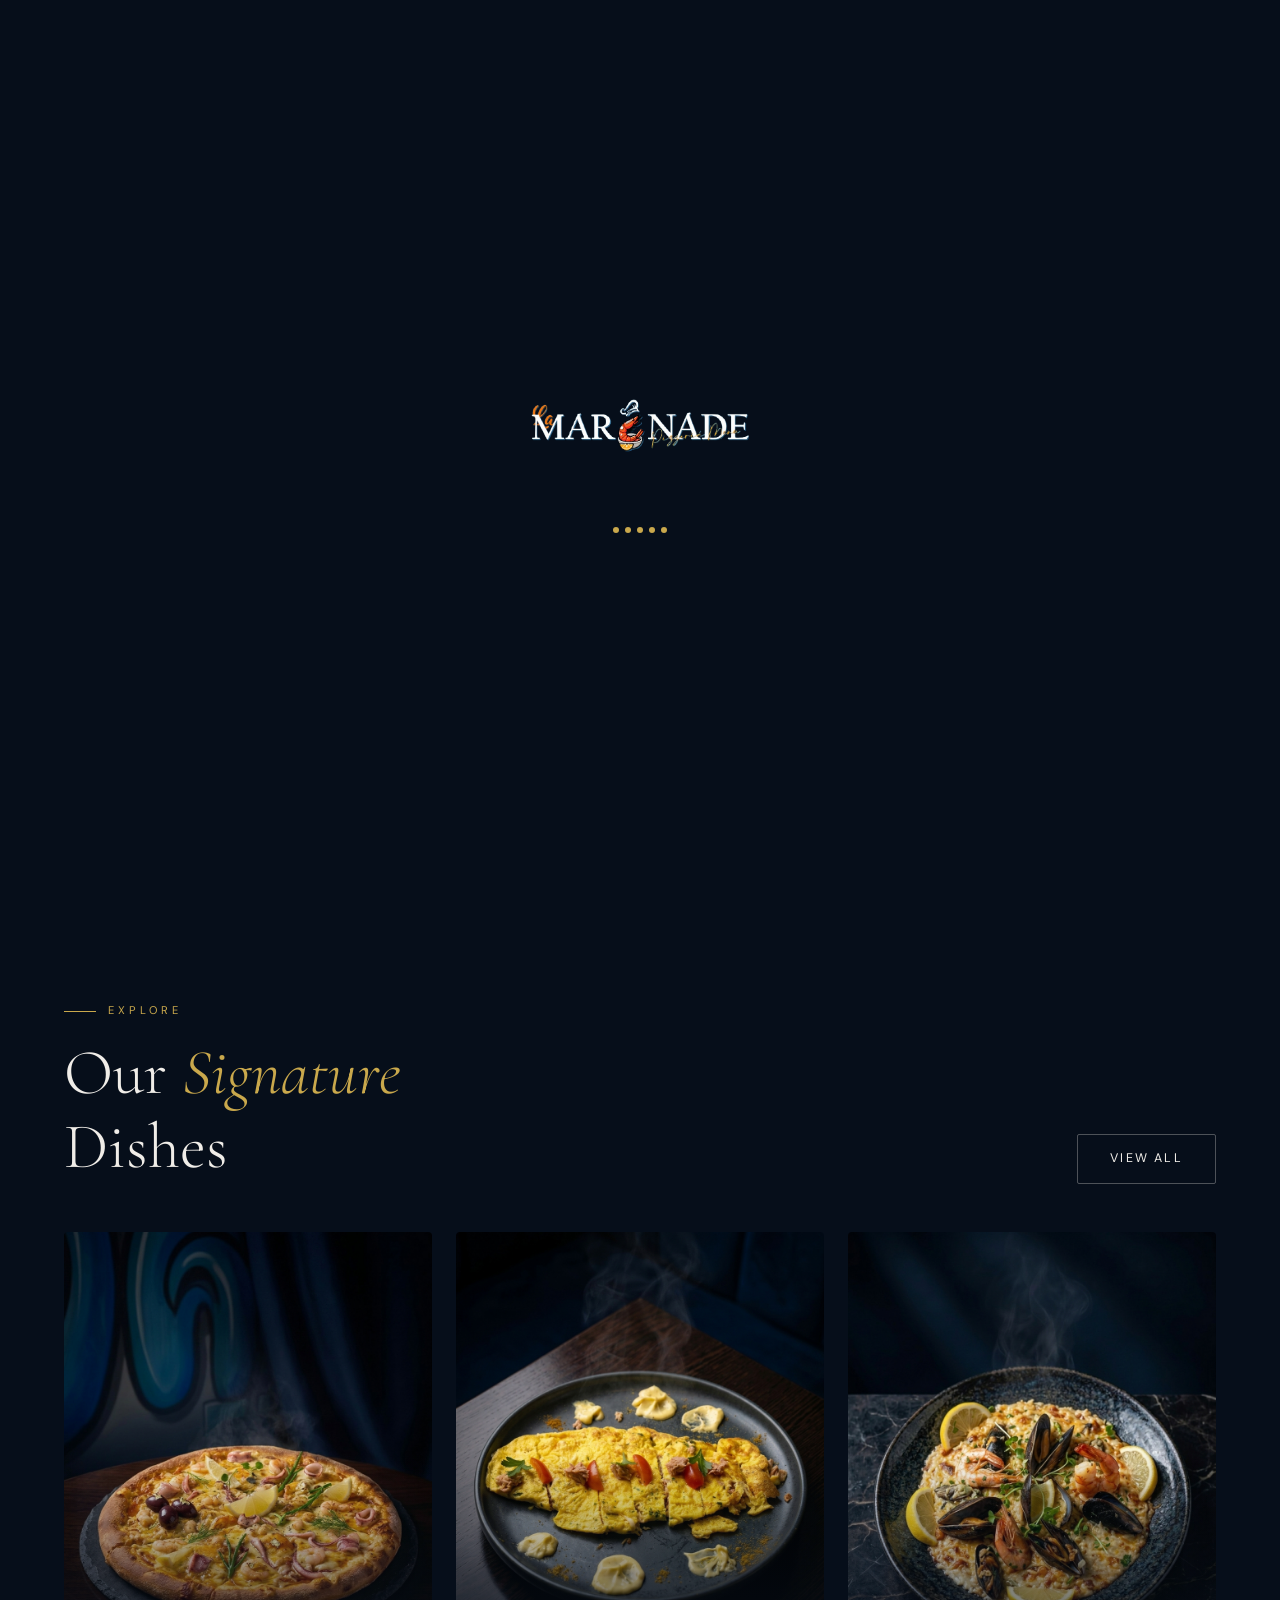
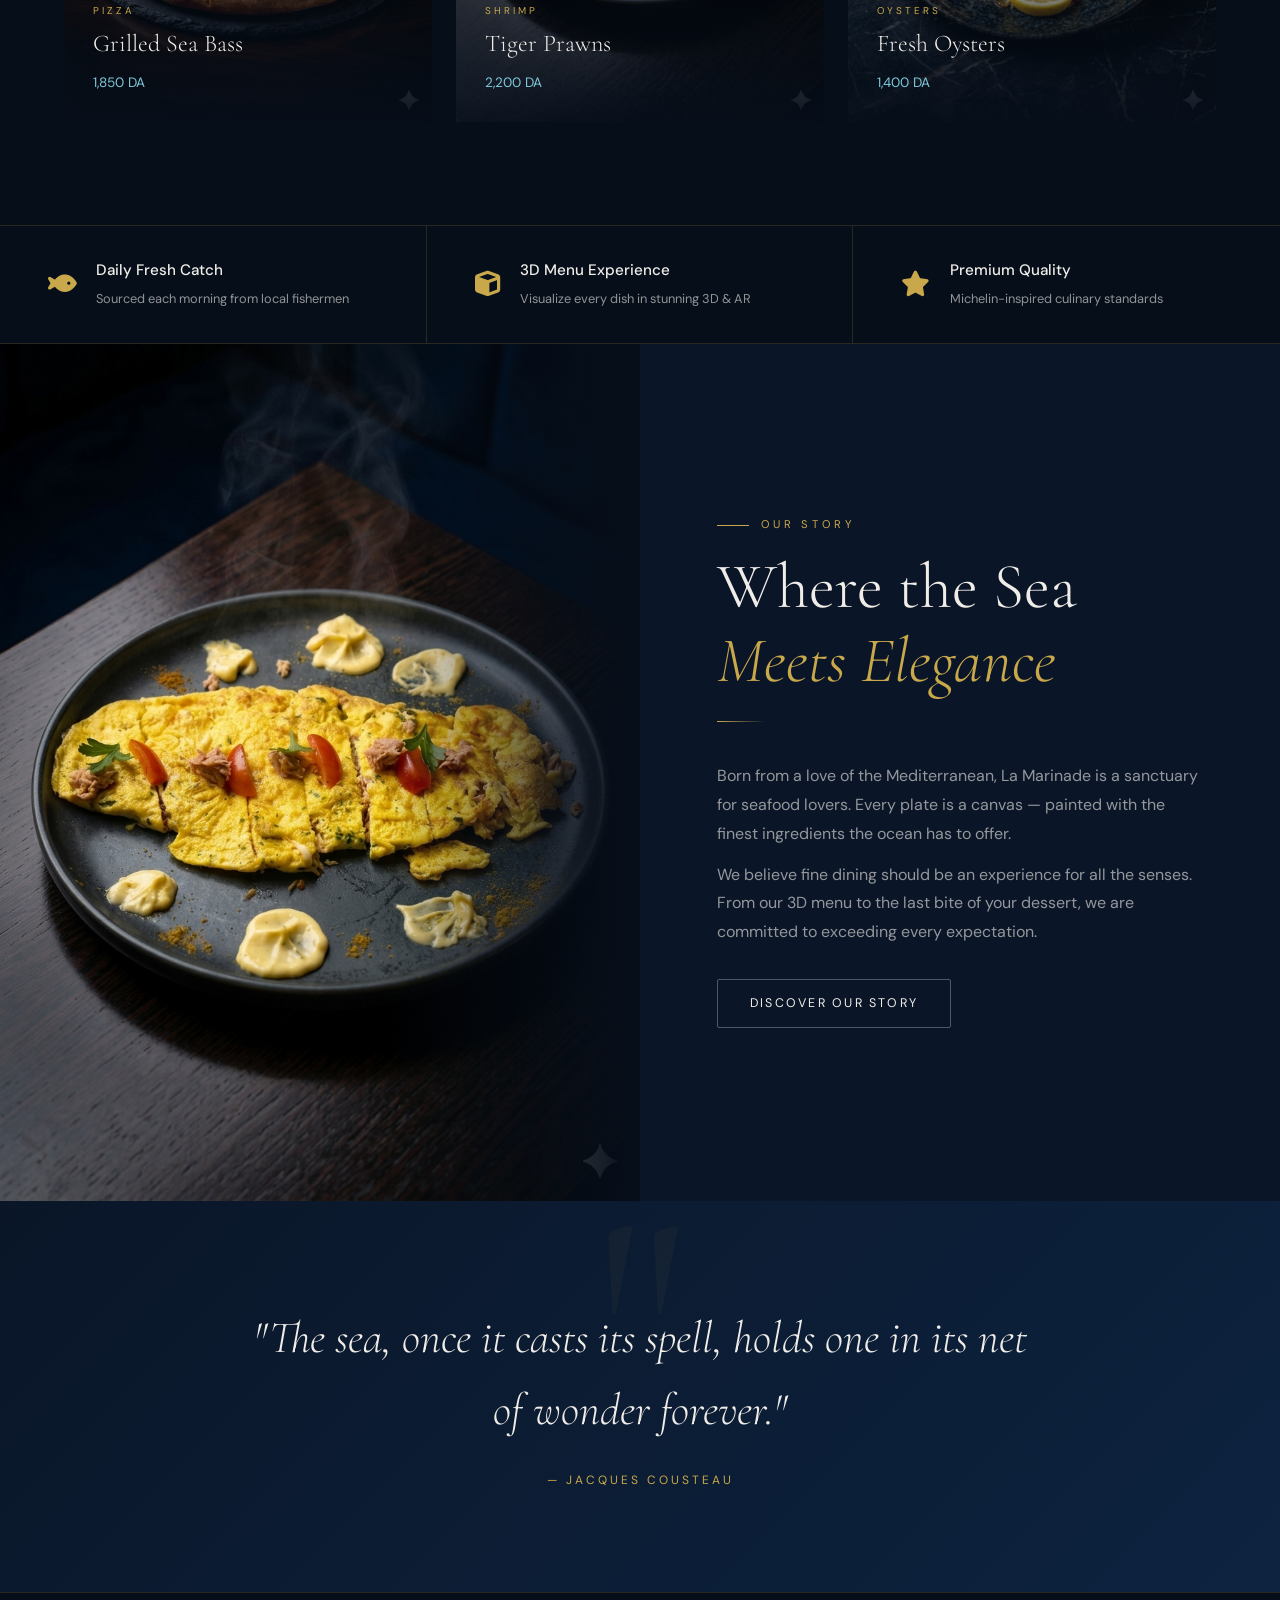
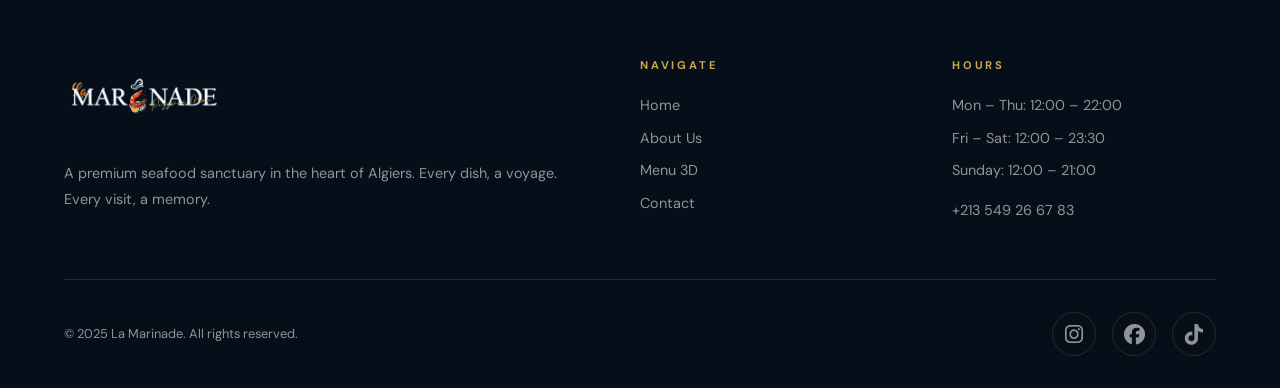
<file: index.html>
<!doctype html>
<html lang="en">
<head>
  <meta charset="UTF-8"/>
  <meta name="viewport" content="width=device-width, initial-scale=1.0"/>
  <title>La Marinade — Luxury Seafood Restaurant</title>
  <meta name="description" content="La Marinade is a premium seafood restaurant offering an immersive fine dining experience inspired by the depths of the ocean."/>
  <link rel="preconnect" href="https://fonts.googleapis.com"/>
  <link rel="preconnect" href="https://fonts.gstatic.com" crossorigin/>
  <link href="https://fonts.googleapis.com/css2?family=Cormorant+Garamond:ital,wght@0,300;0,400;0,600;1,300;1,400&family=DM+Sans:wght@300;400;500&display=swap" rel="stylesheet"/>
  <link rel="stylesheet" href="https://cdnjs.cloudflare.com/ajax/libs/font-awesome/6.4.0/css/all.min.css"/>
  <link rel="stylesheet" href="assets/css/marinade.css"/>
  <link rel="icon" type="image/png" href="assets/img/T.png">
  <style>
    /* ===== HERO ===== */
    .hero {
      position: relative;
      height: 100vh;
      min-height: 600px;
      display: flex;
      align-items: center;
      justify-content: center;
      overflow: hidden;
    }
    .hero-bg {
      position: absolute;
      inset: 0;
      background: linear-gradient(135deg, var(--ocean-dark) 0%, var(--ocean-mid) 50%, var(--ocean-deep) 100%);
    }
    .hero-bg::after {
      content: '';
      position: absolute;
      inset: 0;
      background: radial-gradient(circle at top right, rgba(201, 168, 76, 0.08) 0%, transparent 50%),
                  radial-gradient(circle at bottom left, rgba(74, 144, 165, 0.1) 0%, transparent 50%);
    }
    .hero-content {
      position: relative;
      z-index: 2;
      text-align: center;
      padding: 0 1.5rem;
      max-width: 900px;
    }
    .hero-eyebrow {
      font-size: 0.7rem;
      letter-spacing: 0.4em;
      text-transform: uppercase;
      color: var(--gold);
      margin-bottom: 1.5rem;
      opacity: 0;
      transform: translateY(20px);
      animation: heroIn 0.9s 0.3s var(--ease) forwards;
    }
    .hero-title {
      font-family: var(--font-serif);
      font-size: clamp(3.5rem, 10vw, 8rem);
      font-weight: 300;
      line-height: 1.05;
      color: var(--off-white);
      opacity: 0;
      transform: translateY(30px);
      animation: heroIn 1s 0.5s var(--ease) forwards;
    }
    .hero-title em {
      font-style: italic;
      color: var(--gold);
    }
    .hero-sub {
      font-size: clamp(0.95rem, 2vw, 1.15rem);
      color: var(--text-muted);
      letter-spacing: 0.05em;
      margin: 1.5rem auto 2.5rem;
      max-width: 480px;
      opacity: 0;
      transform: translateY(20px);
      animation: heroIn 0.9s 0.8s var(--ease) forwards;
    }
    .hero-actions {
      display: flex;
      gap: 1rem;
      justify-content: center;
      flex-wrap: wrap;
      opacity: 0;
      transform: translateY(20px);
      animation: heroIn 0.9s 1.1s var(--ease) forwards;
    }
    @keyframes heroIn {
      to { opacity: 1; transform: translateY(0); }
    }
    .hero-scroll {
      position: absolute;
      bottom: 2.5rem;
      left: 50%;
      transform: translateX(-50%);
      display: flex;
      flex-direction: column;
      align-items: center;
      gap: 0.5rem;
      z-index: 2;
      opacity: 0;
      animation: heroIn 0.9s 1.5s var(--ease) forwards;
    }
    .hero-scroll span {
      font-size: 0.62rem;
      letter-spacing: 0.3em;
      text-transform: uppercase;
      color: var(--text-muted);
    }
    .scroll-line {
      width: 1px;
      height: 50px;
      background: linear-gradient(to bottom, var(--gold), transparent);
      animation: scrollPulse 2s ease-in-out infinite;
    }
    @keyframes scrollPulse {
      0%,100% { transform: scaleY(1); opacity:1; }
      50% { transform: scaleY(0.6); opacity:0.4; }
    }

    /* ===== FEATURES BAR ===== */
    .features-bar {
      display: grid;
      grid-template-columns: repeat(3, 1fr);
      border-top: 1px solid var(--glass-border);
      border-bottom: 1px solid var(--glass-border);
    }
    .feature-item {
      display: flex;
      align-items: center;
      gap: 1.2rem;
      padding: 2rem clamp(1.5rem, 4vw, 3rem);
      border-right: 1px solid var(--glass-border);
      transition: background var(--dur);
    }
    .feature-item:last-child { border-right: none; }
    .feature-item:hover { background: rgba(255,255,255,0.03); }
    .feature-icon {
      font-size: 1.6rem;
      color: var(--gold);
      flex-shrink: 0;
    }
    .feature-text strong {
      display: block;
      font-size: 0.95rem;
      font-weight: 500;
      color: var(--off-white);
      margin-bottom: 0.2rem;
    }
    .feature-text span {
      font-size: 0.8rem;
      color: var(--text-muted);
    }

    /* ===== ABOUT STRIP ===== */
    .about-strip {
      display: grid;
      grid-template-columns: 1fr 1fr;
      gap: 0;
      min-height: 600px;
    }
    .about-strip-img {
      position: relative;
      overflow: hidden;
    }
    .about-strip-img img {
      width: 100%;
      height: 100%;
      object-fit: cover;
      transition: transform 0.8s var(--ease);
    }
    .about-strip-img:hover img { transform: scale(1.04); }
    .about-strip-img::after {
      content: '';
      position: absolute;
      inset: 0;
      background: linear-gradient(to right, transparent 60%, var(--ocean-deep));
    }
    .about-strip-text {
      display: flex;
      flex-direction: column;
      justify-content: center;
      padding: clamp(3rem, 6vw, 6rem);
      background: var(--ocean-dark);
    }

    /* ===== MENU GRID (home cards) ===== */
    .home-menu {
      padding: var(--section-pad) clamp(1.5rem, 5vw, 4rem);
    }
    .home-menu-header {
      display: flex;
      justify-content: space-between;
      align-items: flex-end;
      margin-bottom: 3rem;
    }
    .menu-cards {
      display: grid;
      grid-template-columns: repeat(auto-fill, minmax(280px, 1fr));
      gap: 1.5rem;
    }
    .menu-card {
      position: relative;
      border-radius: 4px;
      overflow: hidden;
      aspect-ratio: 3/4;
      cursor: pointer;
    }
    .menu-card img {
      width: 100%;
      height: 100%;
      object-fit: cover;
      transition: transform 0.6s var(--ease);
    }
    .menu-card:hover img { transform: scale(1.07); }
    .menu-card-overlay {
      position: absolute;
      inset: 0;
      background: linear-gradient(to top, rgba(6,14,26,0.92) 0%, transparent 55%);
      display: flex;
      flex-direction: column;
      justify-content: flex-end;
      padding: 1.8rem;
    }
    .menu-card-tag {
      font-size: 0.62rem;
      letter-spacing: 0.3em;
      text-transform: uppercase;
      color: var(--gold);
      margin-bottom: 0.4rem;
    }
    .menu-card-name {
      font-family: var(--font-serif);
      font-size: 1.5rem;
      font-weight: 300;
      color: var(--off-white);
      margin-bottom: 0.5rem;
    }
    .menu-card-price {
      font-size: 0.85rem;
      color: var(--aqua-light);
    }
    .menu-card-btn {
      position: absolute;
      top: 1.2rem;
      right: 1.2rem;
      width: 40px;
      height: 40px;
      border-radius: 50%;
      background: var(--glass-bg);
      border: 1px solid var(--glass-border);
      backdrop-filter: blur(10px);
      display: flex;
      align-items: center;
      justify-content: center;
      color: var(--gold);
      font-size: 0.85rem;
      transform: scale(0);
      transition: transform 0.3s var(--ease), background var(--dur);
    }
    .menu-card:hover .menu-card-btn { transform: scale(1); }
    .menu-card-btn:hover { background: var(--gold); color: var(--ocean-deep); }

    /* ===== QUOTE ===== */
    .quote-section {
      padding: var(--section-pad) clamp(1.5rem, 5vw, 4rem);
      text-align: center;
      background: linear-gradient(135deg, var(--ocean-dark) 0%, var(--ocean-mid) 100%);
      position: relative;
      overflow: hidden;
    }
    .quote-section::before {
      content: '"';
      position: absolute;
      top: -2rem;
      left: 50%;
      transform: translateX(-50%);
      font-family: var(--font-serif);
      font-size: 20rem;
      color: rgba(201,168,76,0.04);
      line-height: 1;
      pointer-events: none;
    }
    .quote-text {
      font-family: var(--font-serif);
      font-size: clamp(1.6rem, 3.5vw, 2.8rem);
      font-weight: 300;
      font-style: italic;
      color: var(--off-white);
      max-width: 800px;
      margin: 0 auto 1.5rem;
      position: relative;
      z-index: 1;
    }
    .quote-author {
      font-size: 0.75rem;
      letter-spacing: 0.25em;
      text-transform: uppercase;
      color: var(--gold);
    }

    /* ===== RESPONSIVE ===== */
    @media (max-width: 900px) {
      .features-bar { grid-template-columns: 1fr; }
      .feature-item { border-right: none; border-bottom: 1px solid var(--glass-border); }
      .about-strip { grid-template-columns: 1fr; }
      .about-strip-img { height: 320px; }
      .gallery-strip { grid-template-columns: 1fr 1fr; grid-template-rows: 200px 200px 200px; }
      .gallery-strip-item:first-child { grid-row: span 1; grid-column: span 2; }
      .home-menu-header { flex-direction: column; align-items: flex-start; gap: 1rem; }
    }
    @media (max-width: 560px) {
      .gallery-strip { grid-template-columns: 1fr; grid-template-rows: repeat(4, 220px); }
      .gallery-strip-item:first-child { grid-column: span 1; }
    }
  </style>
</head>
<body>

<!-- Scroll Progress -->
<div id="scroll-progress"></div>

<!-- Preloader -->
<div class="lm-preloader" id="preloader">
  <img src="assets/img/x1.png" alt="La Marinade Logo" class="brand-logo">
  <div class="preloader-wave">
    <span></span><span></span><span></span><span></span><span></span>
  </div>
</div>

<!-- Navbar -->
<nav class="lm-nav" id="navbar">
  <a href="index.html" class="nav-logo">
    <img src="assets/img/x1.png" alt="La Marinade">
  </a>
  <ul class="nav-links">
    <li><a href="index.html" class="active">Home</a></li>
    <li><a href="about.html">About</a></li>
    <li><a href="index.html#menu">Menu 3D</a></li>

    <li><a href="contact.html">Contact</a></li>
  </ul>
  <button class="nav-hamburger" id="hamburger" aria-label="Menu">
    <span></span><span></span><span></span>
  </button>
</nav>

<!-- Mobile Menu -->
<div class="mobile-menu" id="mobile-menu">
  <a href="index.html">Home</a>
  <a href="about.html">About</a>
  <a href="index.html#menu">Menu 3D</a>

  <a href="contact.html">Contact</a>
  <div class="mobile-social">
    <a href="https://www.instagram.com/la_marinade.seafood" target="_blank"><i class="fab fa-instagram"></i></a>
    <a href="https://www.facebook.com/people/La-Marinade-Seafood/61570489477941/?ref=PROFILE_EDIT_xav_ig_profile_page_web#" target="_blank"><i class="fab fa-facebook"></i></a>
    <a href="https://www.tiktok.com/@la.marinade_seafood?_r=1&_t=ZN-925AebrUnAc&fbclid=PAZXh0bgNhZW0CMTEAc3J0YwZhcHBfaWQMMjU2MjgxMDQwNTU4AAGnPhN3oi7mdw5uiHWwXKiXOqUtA5Ww52c9yeDWvqcUKmCRTcEwTh-P9Fe3E1E_aem_6cMM0jhsqXGjW3ArKEsfXA" target="_blank"><i class="fab fa-tiktok"></i></a>
  </div>
</div>

<!-- Hero -->
<section class="hero">
  <div class="hero-bg"></div>
  <div class="hero-content">
    <p class="hero-eyebrow">Algiers · Est. 2021</p>
    <h1 class="hero-title">The Ocean<br/>on Your <em>Plate</em></h1>
    <p class="hero-sub">A premium seafood experience where every dish tells the story of the sea — crafted with passion, plated with artistry.</p>
    <div class="hero-actions">
      <a href="index.html#menu" class="btn-primary"><i class="fas fa-utensils"></i> Explore Menu</a>
    </div>
  </div>
  <div class="hero-scroll">
    <div class="scroll-line"></div>
    <span>Scroll</span>
  </div>
</section>

<!-- Menu Cards -->
<section class="home-menu" id="menu">
  <div class="home-menu-header">
    <div>
      <p class="section-label">Explore</p>
      <h2 class="section-title reveal">Our <em>Signature</em><br/>Dishes</h2>
    </div>
    <a href="assets/3DHTML/type1.html" class="btn-outline reveal">View All </a>
  </div>
  <div class="menu-cards">
    <div class="menu-card reveal">
      <img src="assets/img/p1.png" alt="Grilled Sea Bass" loading="lazy"/>
      <div class="menu-card-overlay">
        <span class="menu-card-tag">pizza</span>
        <p class="menu-card-name">Grilled Sea Bass</p>
        <p class="menu-card-price">1,850 DA</p>
      </div>
      <a href="assets/3DHTML/type1.html" class="menu-card-btn"><i class="fas fa-cube"></i></a>
    </div>
    <div class="menu-card reveal reveal-delay-1">
      <img src="assets/img/f1.png" alt="Tiger Prawns" loading="lazy"/>
      <div class="menu-card-overlay">
        <span class="menu-card-tag">Shrimp</span>
        <p class="menu-card-name">Tiger Prawns</p>
        <p class="menu-card-price">2,200 DA</p>
      </div>
      <a href="assets/3DHTML/type1.html" class="menu-card-btn"><i class="fas fa-cube"></i></a>
    </div>
    <div class="menu-card reveal reveal-delay-2">
      <img src="assets/img/m1.png" alt="Fresh Oysters" loading="lazy"/>
      <div class="menu-card-overlay">
        <span class="menu-card-tag">Oysters</span>
        <p class="menu-card-name">Fresh Oysters</p>
        <p class="menu-card-price">1,400 DA</p>
      </div>
      <a href="assets/3DHTML/type1.html" class="menu-card-btn"><i class="fas fa-cube"></i></a>
    </div>

  </div>
</section>
<!-- Features Bar -->
<div class="features-bar">
  <div class="feature-item reveal">
    <i class="fas fa-fish feature-icon"></i>
    <div class="feature-text">
      <strong>Daily Fresh Catch</strong>
      <span>Sourced each morning from local fishermen</span>
    </div>
  </div>
  <div class="feature-item reveal reveal-delay-1">
    <i class="fas fa-cube feature-icon"></i>
    <div class="feature-text">
      <strong>3D Menu Experience</strong>
      <span>Visualize every dish in stunning 3D &amp; AR</span>
    </div>
  </div>
  <div class="feature-item reveal reveal-delay-2">
    <i class="fas fa-star feature-icon"></i>
    <div class="feature-text">
      <strong>Premium Quality</strong>
      <span>Michelin-inspired culinary standards</span>
    </div>
  </div>
</div>

<!-- About Strip -->
<section class="about-strip">
  <div class="about-strip-img">
    <img src="assets/img/f1.png" alt="Grilled sea bass fine dining" loading="lazy"/>
  </div>
  <div class="about-strip-text">
    <p class="section-label">Our Story</p>
    <h2 class="section-title reveal">Where the Sea<br/><em>Meets Elegance</em></h2>
    <div class="gold-divider"></div>
    <p class="section-desc reveal reveal-delay-1">Born from a love of the Mediterranean, La Marinade is a sanctuary for seafood lovers. Every plate is a canvas — painted with the finest ingredients the ocean has to offer.</p>
    <p class="section-desc reveal reveal-delay-2" style="margin-top:0.75rem;">We believe fine dining should be an experience for all the senses. From our 3D menu to the last bite of your dessert, we are committed to exceeding every expectation.</p>
    <div style="margin-top:2rem;" class="reveal reveal-delay-3">
      <a href="about.html" class="btn-outline">Discover Our Story</a>
    </div>
  </div>
</section>



<!-- Quote -->
<section class="quote-section">
  <p class="quote-text reveal">"The sea, once it casts its spell, holds one in its net of wonder forever."</p>
  <p class="quote-author reveal reveal-delay-1">— Jacques Cousteau</p>
</section>

<!-- Footer -->
<footer>
  <div class="footer-grid">
    <div class="footer-brand">
      <img src="assets/img/x1.png" alt="La Marinade Logo" class="brand-logo">
      <p>A premium seafood sanctuary in the heart of Algiers. Every dish, a voyage. Every visit, a memory.</p>
    </div>
    <div class="footer-col">
      <h4>Navigate</h4>
      <a href="index.html">Home</a>
      <a href="about.html">About Us</a>
      <a href="index.html#menu">Menu 3D</a>

      <a href="contact.html">Contact</a>
    </div>

    <div class="footer-col">
      <h4>Hours</h4>
      <a>Mon – Thu: 12:00 – 22:00</a>
      <a>Fri – Sat: 12:00 – 23:30</a>
      <a>Sunday: 12:00 – 21:00</a>
      <a style="margin-top:1rem;" href="tel:+213549266783">+213 549 26 67 83</a>
    </div>
  </div>
  <div class="footer-bottom">
    <span>© 2025 La Marinade. All rights reserved.</span>
    <div class="footer-social">
      <a href="https://www.instagram.com/la_marinade.seafood" target="_blank"><i class="fab fa-instagram"></i></a>
      <a href="https://www.facebook.com/people/La-Marinade-Seafood/61570489477941/?ref=PROFILE_EDIT_xav_ig_profile_page_web#" target="_blank"><i class="fab fa-facebook"></i></a>
      <a href="https://www.tiktok.com/@la.marinade_seafood?_r=1&_t=ZN-925AebrUnAc&fbclid=PAZXh0bgNhZW0CMTEAc3J0YwZhcHBfaWQMMjU2MjgxMDQwNTU4AAGnPhN3oi7mdw5uiHWwXKiXOqUtA5Ww52c9yeDWvqcUKmCRTcEwTh-P9Fe3E1E_aem_6cMM0jhsqXGjW3ArKEsfXA" target="_blank"><i class="fab fa-tiktok"></i></a>
    </div>
  </div>
</footer>

<script>
  // Scroll progress
  const bar = document.getElementById('scroll-progress');
  window.addEventListener('scroll', () => {
    const p = window.scrollY / (document.body.scrollHeight - window.innerHeight);
    bar.style.width = (p * 100) + '%';
  });

  // Navbar scroll
  const nav = document.getElementById('navbar');
  window.addEventListener('scroll', () => {
    nav.classList.toggle('scrolled', window.scrollY > 60);
  });

  // Hamburger
  const hb = document.getElementById('hamburger');
  const mm = document.getElementById('mobile-menu');
  hb.addEventListener('click', () => {
    hb.classList.toggle('open');
    mm.classList.toggle('open');
    document.body.style.overflow = mm.classList.contains('open') ? 'hidden' : '';
  });
  mm.querySelectorAll('a').forEach(a => a.addEventListener('click', () => {
    hb.classList.remove('open');
    mm.classList.remove('open');
    document.body.style.overflow = '';
  }));

  // Reveal on scroll
  const revealEls = document.querySelectorAll('.reveal');
  const observer = new IntersectionObserver((entries) => {
    entries.forEach(e => { if (e.isIntersecting) { e.target.classList.add('visible'); } });
  }, { threshold: 0.12 });
  revealEls.forEach(el => observer.observe(el));

  // Preloader
  window.addEventListener('load', () => {
    setTimeout(() => {
      document.getElementById('preloader').classList.add('hidden');
    }, 1800);
  });
</script>
</body>
</html>
</file>
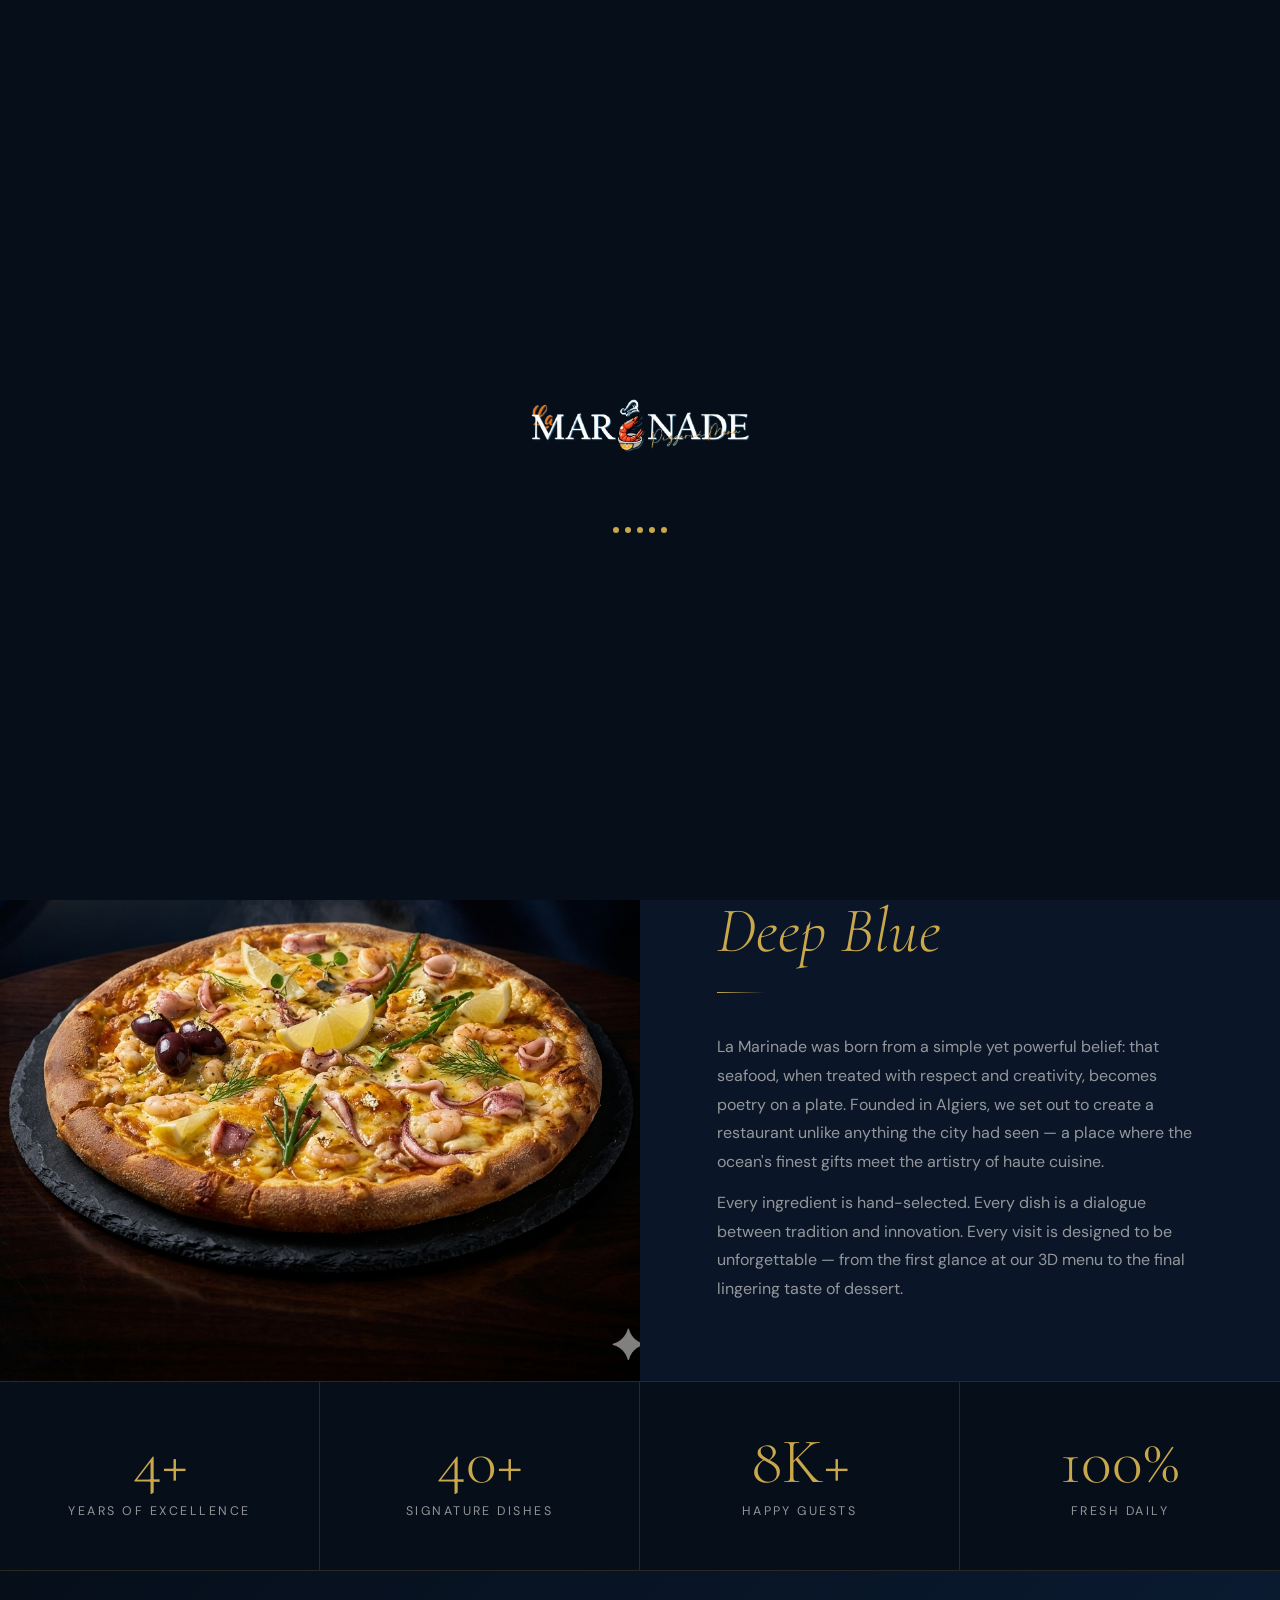
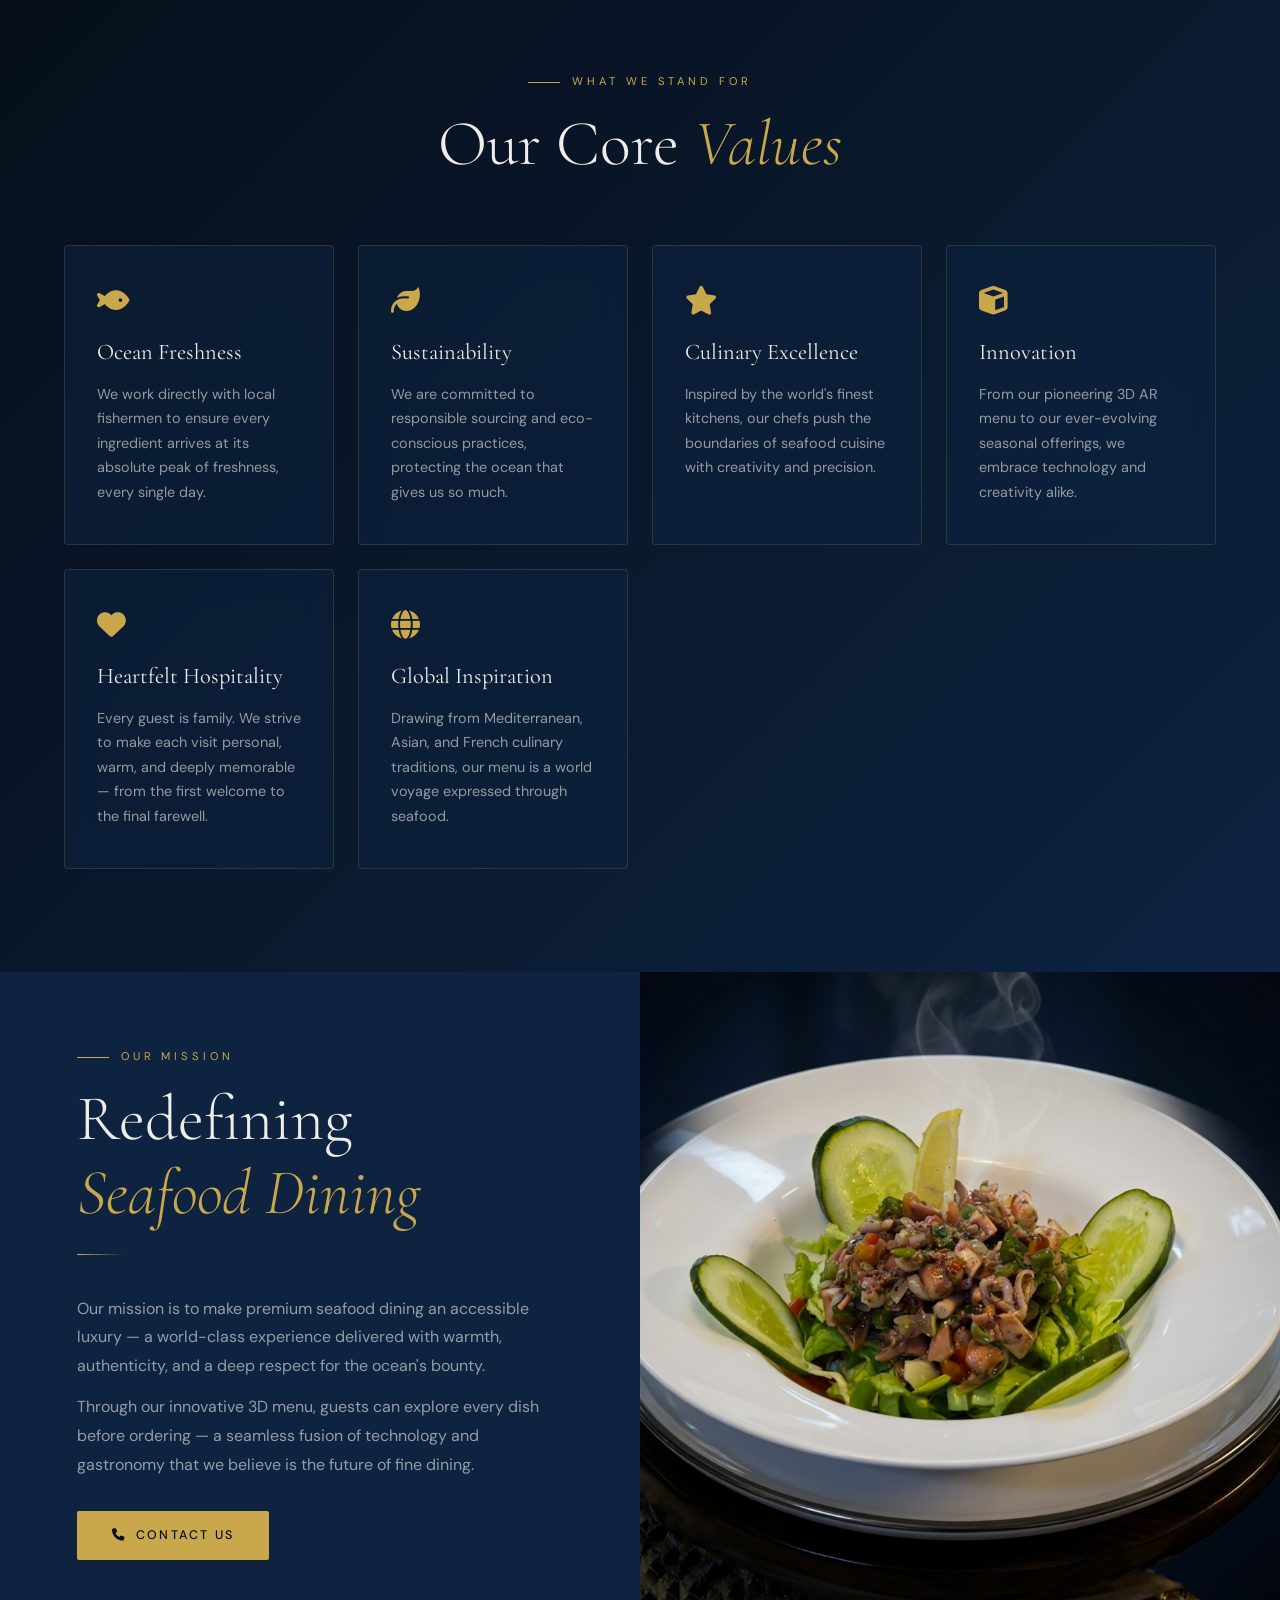
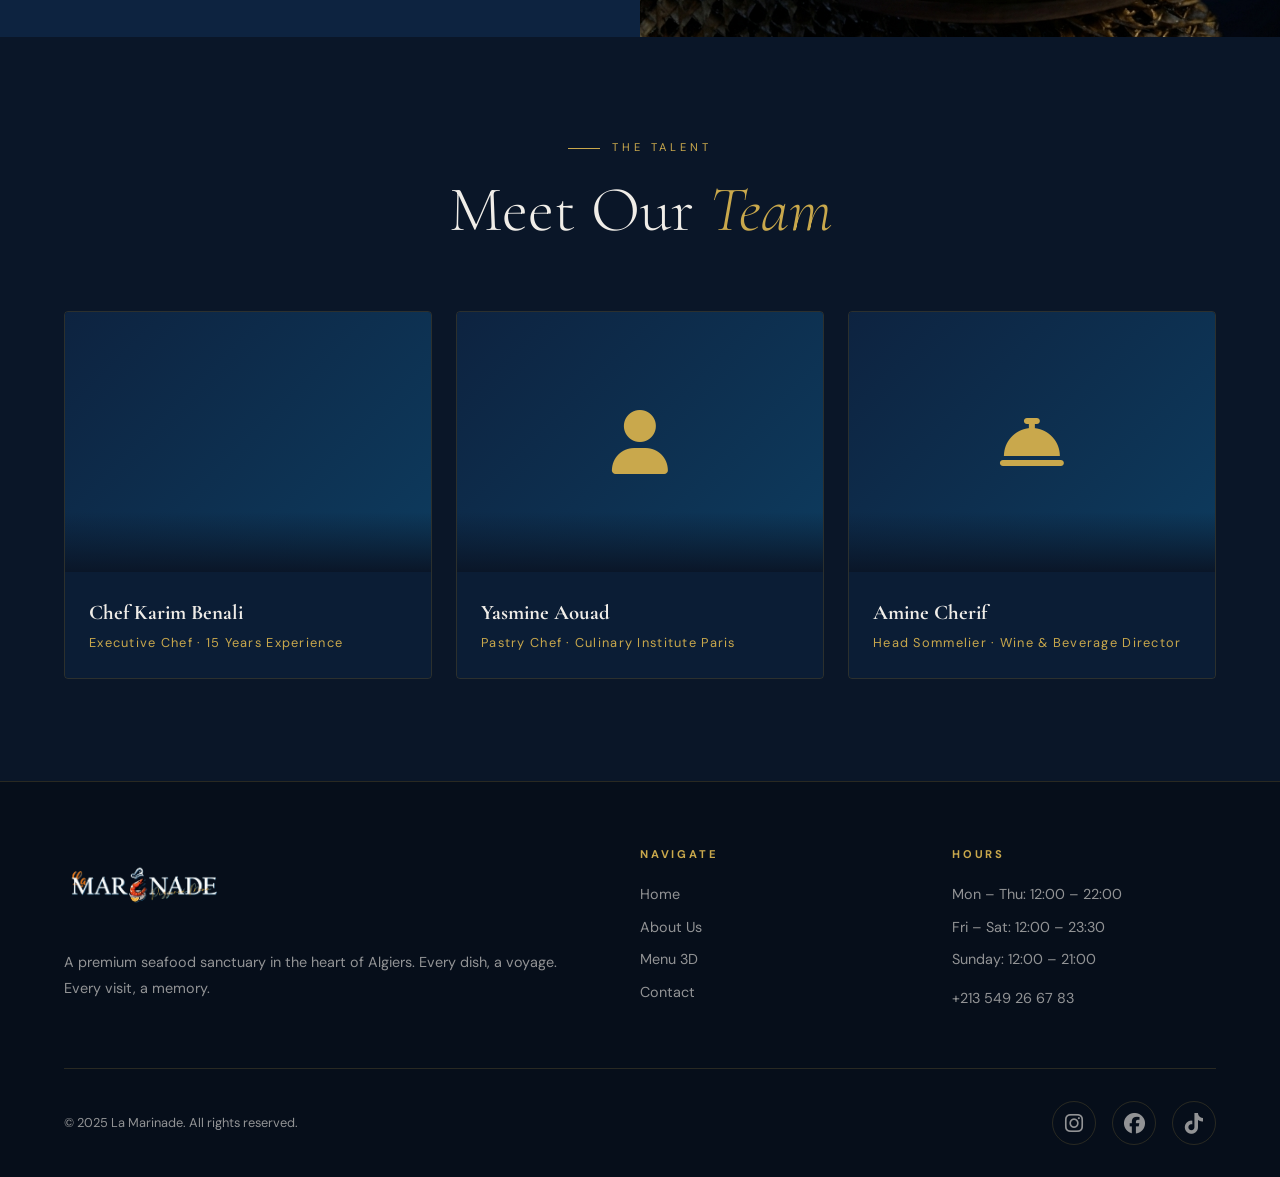
<file: about.html>
<!doctype html>
<html lang="en">
<head>
  <meta charset="UTF-8"/>
  <meta name="viewport" content="width=device-width, initial-scale=1.0"/>
  <title>About — La Marinade Seafood</title>
  <meta name="description" content="The story behind La Marinade — a luxury seafood restaurant where the ocean meets elegance."/>
  <link rel="preconnect" href="https://fonts.googleapis.com"/>
  <link rel="preconnect" href="https://fonts.gstatic.com" crossorigin/>
  <link href="https://fonts.googleapis.com/css2?family=Cormorant+Garamond:ital,wght@0,300;0,400;0,600;1,300;1,400&family=DM+Sans:wght@300;400;500&display=swap" rel="stylesheet"/>
  <link rel="stylesheet" href="https://cdnjs.cloudflare.com/ajax/libs/font-awesome/6.4.0/css/all.min.css"/>
  <link rel="stylesheet" href="assets/css/marinade.css"/>
    <link rel="icon" type="image/png" href="assets/img/T.png">

  <style>
    .page-hero {
      height: 70vh;
      min-height: 500px;
      display: flex;
      align-items: flex-end;
      padding: 0 clamp(1.5rem,5vw,4rem) 5rem;
      background: linear-gradient(to bottom, var(--ocean-deep) 0%, var(--ocean-mid) 60%, var(--ocean-dark) 100%);
      position: relative;
      overflow: hidden;
      margin-top: var(--nav-h);
    }
    .page-hero::before {
      content: 'About';
      position: absolute;
      right: -2rem;
      top: 50%;
      transform: translateY(-50%);
      font-family: var(--font-serif);
      font-size: clamp(8rem, 20vw, 18rem);
      font-weight: 300;
      color: rgba(201,168,76,0.05);
      pointer-events: none;
      white-space: nowrap;
    }
    .page-hero-content { position: relative; z-index: 1; }
    .page-hero-content h1 {
      font-family: var(--font-serif);
      font-size: clamp(3rem, 7vw, 6rem);
      font-weight: 300;
      line-height: 1.1;
      color: var(--off-white);
    }
    .page-hero-content h1 em { font-style: italic; color: var(--gold); }

    /* Story */
    .story-section {
      display: grid;
      grid-template-columns: 1fr 1fr;
      gap: 0;
      min-height: 520px;
    }
    .story-img {
      position: relative;
      overflow: hidden;
    }
    .story-img img { width: 100%; height: 100%; object-fit: cover; }
    .story-text {
      background: var(--ocean-dark);
      padding: clamp(3rem, 6vw, 6rem);
      display: flex;
      flex-direction: column;
      justify-content: center;
    }

    /* Values */
    .values-section {
      padding: var(--section-pad) clamp(1.5rem, 5vw, 4rem);
      background: linear-gradient(135deg, var(--ocean-deep) 0%, var(--ocean-mid) 100%);
    }
    .values-header { text-align: center; margin-bottom: 4rem; }
    .values-grid {
      display: grid;
      grid-template-columns: repeat(auto-fill, minmax(260px, 1fr));
      gap: 1.5rem;
    }
    .value-card {
      padding: 2.5rem 2rem;
      border: 1px solid var(--glass-border);
      border-radius: 4px;
      background: var(--glass-bg);
      backdrop-filter: var(--glass-blur);
      transition: border-color var(--dur), transform var(--dur), box-shadow var(--dur);
    }
    .value-card:hover {
      border-color: var(--gold);
      transform: translateY(-6px);
      box-shadow: 0 16px 40px rgba(201,168,76,0.1);
    }
    .value-card i {
      font-size: 1.8rem;
      color: var(--gold);
      margin-bottom: 1.2rem;
    }
    .value-card h3 {
      font-family: var(--font-serif);
      font-size: 1.4rem;
      font-weight: 400;
      color: var(--off-white);
      margin-bottom: 0.75rem;
    }
    .value-card p { font-size: 0.9rem; color: var(--text-muted); line-height: 1.7; }

    /* Stats */
    .stats-section {
      display: grid;
      grid-template-columns: repeat(4, 1fr);
      border-top: 1px solid var(--glass-border);
      border-bottom: 1px solid var(--glass-border);
    }
    .stat-item {
      padding: 3rem 2rem;
      text-align: center;
      border-right: 1px solid var(--glass-border);
    }
    .stat-item:last-child { border-right: none; }
    .stat-num {
      font-family: var(--font-serif);
      font-size: clamp(2.5rem, 5vw, 4rem);
      font-weight: 300;
      color: var(--gold);
      line-height: 1;
      margin-bottom: 0.5rem;
    }
    .stat-label { font-size: 0.78rem; letter-spacing: 0.2em; text-transform: uppercase; color: var(--text-muted); }

    /* Team */
    .team-section {
      padding: var(--section-pad) clamp(1.5rem, 5vw, 4rem);
      background: var(--ocean-dark);
    }
    .team-header { text-align: center; margin-bottom: 4rem; }
    .team-grid {
      display: grid;
      grid-template-columns: repeat(auto-fill, minmax(280px, 1fr));
      gap: 1.5rem;
    }
    .team-card {
      border-radius: 4px;
      overflow: hidden;
      border: 1px solid var(--glass-border);
      transition: border-color var(--dur), transform var(--dur);
    }
    .team-card:hover { border-color: var(--gold); transform: translateY(-6px); }
    .team-card-img {
      height: 260px;
      background: linear-gradient(135deg, var(--ocean-mid), var(--ocean-teal));
      display: flex;
      align-items: center;
      justify-content: center;
      font-size: 4rem;
      color: var(--gold);
      position: relative;
      overflow: hidden;
    }
    .team-card-img::after {
      content: '';
      position: absolute;
      bottom: 0; left: 0; right: 0;
      height: 60px;
      background: linear-gradient(to top, var(--ocean-dark), transparent);
    }
    .team-card-info {
      padding: 1.5rem;
      background: var(--glass-bg);
    }
    .team-card-info h3 {
      font-family: var(--font-serif);
      font-size: 1.3rem;
      color: var(--off-white);
      margin-bottom: 0.25rem;
    }
    .team-card-info p { font-size: 0.8rem; color: var(--gold); letter-spacing: 0.1em; }

    @media (max-width: 900px) {
      .story-section { grid-template-columns: 1fr; }
      .story-img { height: 300px; }
      .stats-section { grid-template-columns: 1fr 1fr; }
      .stat-item:nth-child(2) { border-right: none; }
    }
    @media (max-width: 560px) {
      .stats-section { grid-template-columns: 1fr; }
      .stat-item { border-right: none; border-bottom: 1px solid var(--glass-border); }
    }
  </style>
</head>
<body>

<div id="scroll-progress"></div>

<div class="lm-preloader" id="preloader">
  <img src="assets/img/x1.png" alt="La Marinade Logo" class="brand-logo">
  <div class="preloader-wave">
    <span></span><span></span><span></span><span></span><span></span>
  </div>
</div>

<nav class="lm-nav scrolled" id="navbar">
  <a href="index.html" class="nav-logo">
    <img src="assets/img/x1.png" alt="La Marinade">
  </a>
  <ul class="nav-links">
    <li><a href="index.html">Home</a></li>
    <li><a href="about.html" class="active">About</a></li>
    <li><a href="index.html#menu">Menu 3D</a></li>

    <li><a href="contact.html">Contact</a></li>
  </ul>
  <button class="nav-hamburger" id="hamburger" aria-label="Menu">
    <span></span><span></span><span></span>
  </button>
</nav>

<div class="mobile-menu" id="mobile-menu">
  <a href="index.html">Home</a>
  <a href="about.html">About</a>
  <a href="index.html#menu">Menu 3D</a>

  <a href="contact.html">Contact</a>
  <div class="mobile-social">
    <a href="https://www.instagram.com/la_marinade.seafood" target="_blank"><i class="fab fa-instagram"></i></a>
    <a href="https://www.facebook.com/people/La-Marinade-Seafood/61570489477941/?ref=PROFILE_EDIT_xav_ig_profile_page_web#" target="_blank"><i class="fab fa-facebook"></i></a>
    <a href="https://www.tiktok.com/@la.marinade_seafood?_r=1&_t=ZN-925AebrUnAc&fbclid=PAZXh0bgNhZW0CMTEAc3J0YwZhcHBfaWQMMjU2MjgxMDQwNTU4AAGnPhN3oi7mdw5uiHWwXKiXOqUtA5Ww52c9yeDWvqcUKmCRTcEwTh-P9Fe3E1E_aem_6cMM0jhsqXGjW3ArKEsfXA" target="_blank"><i class="fab fa-tiktok"></i></a>
  </div>
</div>

<!-- Page Hero -->
<header class="page-hero">
  <div class="page-hero-content">
    <p class="section-label">Our Story</p>
    <h1>About<br/><em>La Marinade</em></h1>
  </div>
</header>

<!-- Story -->
<section class="story-section">
  <div class="story-img">
    <img src="assets/img/seafood_shrimp.png" alt="La Marinade kitchen"/>
  </div>
  <div class="story-text">
    <p class="section-label">Where It Began</p>
    <h2 class="section-title reveal">Passion for the<br/><em>Deep Blue</em></h2>
    <div class="gold-divider"></div>
    <p class="section-desc reveal reveal-delay-1">La Marinade was born from a simple yet powerful belief: that seafood, when treated with respect and creativity, becomes poetry on a plate. Founded in Algiers, we set out to create a restaurant unlike anything the city had seen — a place where the ocean's finest gifts meet the artistry of haute cuisine.</p>
    <p class="section-desc reveal reveal-delay-2" style="margin-top:0.75rem;">Every ingredient is hand-selected. Every dish is a dialogue between tradition and innovation. Every visit is designed to be unforgettable — from the first glance at our 3D menu to the final lingering taste of dessert.</p>
  </div>
</section>

<!-- Stats -->
<div class="stats-section">
  <div class="stat-item reveal">
    <p class="stat-num">4+</p>
    <p class="stat-label">Years of Excellence</p>
  </div>
  <div class="stat-item reveal reveal-delay-1">
    <p class="stat-num">40+</p>
    <p class="stat-label">Signature Dishes</p>
  </div>
  <div class="stat-item reveal reveal-delay-2">
    <p class="stat-num">8K+</p>
    <p class="stat-label">Happy Guests</p>
  </div>
  <div class="stat-item reveal reveal-delay-3">
    <p class="stat-num">100%</p>
    <p class="stat-label">Fresh Daily</p>
  </div>
</div>

<!-- Values -->
<section class="values-section">
  <div class="values-header">
    <p class="section-label" style="justify-content:center;">What We Stand For</p>
    <h2 class="section-title reveal" style="text-align:center;">Our Core <em>Values</em></h2>
  </div>
  <div class="values-grid">
    <div class="value-card reveal">
      <i class="fas fa-fish"></i>
      <h3>Ocean Freshness</h3>
      <p>We work directly with local fishermen to ensure every ingredient arrives at its absolute peak of freshness, every single day.</p>
    </div>
    <div class="value-card reveal reveal-delay-1">
      <i class="fas fa-leaf"></i>
      <h3>Sustainability</h3>
      <p>We are committed to responsible sourcing and eco-conscious practices, protecting the ocean that gives us so much.</p>
    </div>
    <div class="value-card reveal reveal-delay-2">
      <i class="fas fa-star"></i>
      <h3>Culinary Excellence</h3>
      <p>Inspired by the world's finest kitchens, our chefs push the boundaries of seafood cuisine with creativity and precision.</p>
    </div>
    <div class="value-card reveal reveal-delay-3">
      <i class="fas fa-cube"></i>
      <h3>Innovation</h3>
      <p>From our pioneering 3D AR menu to our ever-evolving seasonal offerings, we embrace technology and creativity alike.</p>
    </div>
    <div class="value-card reveal">
      <i class="fas fa-heart"></i>
      <h3>Heartfelt Hospitality</h3>
      <p>Every guest is family. We strive to make each visit personal, warm, and deeply memorable — from the first welcome to the final farewell.</p>
    </div>
    <div class="value-card reveal reveal-delay-1">
      <i class="fas fa-globe"></i>
      <h3>Global Inspiration</h3>
      <p>Drawing from Mediterranean, Asian, and French culinary traditions, our menu is a world voyage expressed through seafood.</p>
    </div>
  </div>
</section>

<!-- Story 2 (reversed) -->
<section class="story-section">
  <div class="story-text" style="background:var(--ocean-mid);">
    <p class="section-label">Our Mission</p>
    <h2 class="section-title reveal">Redefining<br/><em>Seafood Dining</em></h2>
    <div class="gold-divider"></div>
    <p class="section-desc reveal reveal-delay-1">Our mission is to make premium seafood dining an accessible luxury — a world-class experience delivered with warmth, authenticity, and a deep respect for the ocean's bounty.</p>
    <p class="section-desc reveal reveal-delay-2" style="margin-top:0.75rem;">Through our innovative 3D menu, guests can explore every dish before ordering — a seamless fusion of technology and gastronomy that we believe is the future of fine dining.</p>
    <div style="margin-top:2rem;" class="reveal reveal-delay-3">
      <a href="contact.html" class="btn-primary"><i class="fas fa-phone"></i> Contact Us</a>
    </div>
  </div>
  <div class="story-img">
    <img src="assets/img/seafood_lobster.png" alt="Lobster dish"/>
  </div>
</section>

<!-- Team -->
<section class="team-section">
  <div class="team-header">
    <p class="section-label" style="justify-content:center;">The Talent</p>
    <h2 class="section-title reveal" style="text-align:center;">Meet Our <em>Team</em></h2>
  </div>
  <div class="team-grid">
    <div class="team-card reveal">
      <div class="team-card-img"><i class="fas fa-user-chef"></i></div>
      <div class="team-card-info">
        <h3>Chef Karim Benali</h3>
        <p>Executive Chef · 15 Years Experience</p>
      </div>
    </div>
    <div class="team-card reveal reveal-delay-1">
      <div class="team-card-img"><i class="fas fa-user"></i></div>
      <div class="team-card-info">
        <h3>Yasmine Aouad</h3>
        <p>Pastry Chef · Culinary Institute Paris</p>
      </div>
    </div>
    <div class="team-card reveal reveal-delay-2">
      <div class="team-card-img"><i class="fas fa-concierge-bell"></i></div>
      <div class="team-card-info">
        <h3>Amine Cherif</h3>
        <p>Head Sommelier · Wine &amp; Beverage Director</p>
      </div>
    </div>
  </div>
</section>

<!-- Footer -->
<footer>
  <div class="footer-grid">
    <div class="footer-brand">
      <img src="assets/img/x1.png" alt="La Marinade Logo" class="brand-logo">
      <p>A premium seafood sanctuary in the heart of Algiers. Every dish, a voyage. Every visit, a memory.</p>
    </div>
    <div class="footer-col">
      <h4>Navigate</h4>
      <a href="index.html">Home</a>
      <a href="about.html">About Us</a>
      <a href="index.html#menu">Menu 3D</a>

      <a href="contact.html">Contact</a>
    </div>

    <div class="footer-col">
      <h4>Hours</h4>
      <a>Mon – Thu: 12:00 – 22:00</a>
      <a>Fri – Sat: 12:00 – 23:30</a>
      <a>Sunday: 12:00 – 21:00</a>
      <a style="margin-top:1rem;" href="tel:+213549266783">+213 549 26 67 83</a>
    </div>
  </div>
  <div class="footer-bottom">
    <span>© 2025 La Marinade. All rights reserved.</span>
    <div class="footer-social">
      <a href="https://www.instagram.com/la_marinade.seafood" target="_blank"><i class="fab fa-instagram"></i></a>
      <a href="https://www.facebook.com/people/La-Marinade-Seafood/61570489477941/?ref=PROFILE_EDIT_xav_ig_profile_page_web#" target="_blank"><i class="fab fa-facebook"></i></a>
      <a href="https://www.tiktok.com/@la.marinade_seafood?_r=1&_t=ZN-925AebrUnAc&fbclid=PAZXh0bgNhZW0CMTEAc3J0YwZhcHBfaWQMMjU2MjgxMDQwNTU4AAGnPhN3oi7mdw5uiHWwXKiXOqUtA5Ww52c9yeDWvqcUKmCRTcEwTh-P9Fe3E1E_aem_6cMM0jhsqXGjW3ArKEsfXA" target="_blank"><i class="fab fa-tiktok"></i></a>
    </div>
  </div>
</footer>

<script>
  const bar = document.getElementById('scroll-progress');
  window.addEventListener('scroll', () => {
    bar.style.width = (window.scrollY / (document.body.scrollHeight - window.innerHeight) * 100) + '%';
  });
  const hb = document.getElementById('hamburger');
  const mm = document.getElementById('mobile-menu');
  hb.addEventListener('click', () => {
    hb.classList.toggle('open');
    mm.classList.toggle('open');
    document.body.style.overflow = mm.classList.contains('open') ? 'hidden' : '';
  });
  mm.querySelectorAll('a').forEach(a => a.addEventListener('click', () => {
    hb.classList.remove('open'); mm.classList.remove('open'); document.body.style.overflow = '';
  }));
  const revealEls = document.querySelectorAll('.reveal');
  const obs = new IntersectionObserver(entries => entries.forEach(e => {
    if (e.isIntersecting) e.target.classList.add('visible');
  }), { threshold: 0.12 });
  revealEls.forEach(el => obs.observe(el));
  window.addEventListener('load', () => setTimeout(() => document.getElementById('preloader').classList.add('hidden'), 1800));
</script>
</body>
</html>
</file>
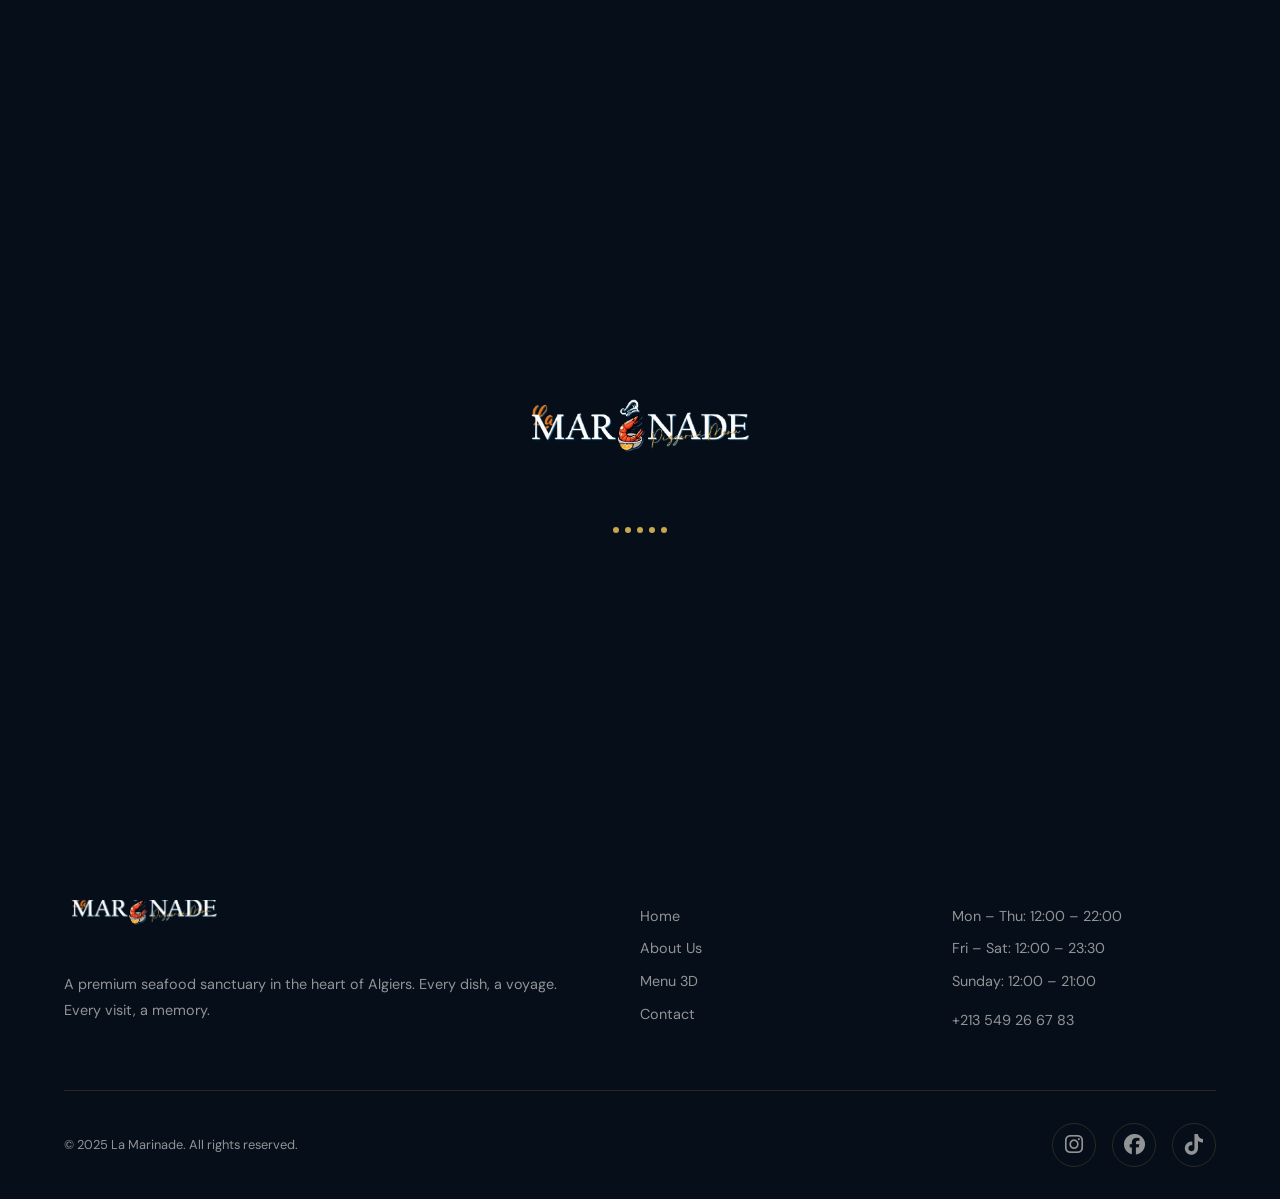
<file: contact.html>
<!doctype html>
<html lang="en">
<head>
  <meta charset="UTF-8"/>
  <meta name="viewport" content="width=device-width, initial-scale=1.0"/>
  <title>Contact — La Marinade Seafood</title>
  <meta name="description" content="Get in touch with La Marinade. Reserve a table or ask us any questions."/>
  <link rel="preconnect" href="https://fonts.googleapis.com"/>
  <link rel="preconnect" href="https://fonts.gstatic.com" crossorigin/>
  <link href="https://fonts.googleapis.com/css2?family=Cormorant+Garamond:ital,wght@0,300;0,400;0,600;1,300;1,400&family=DM+Sans:wght@300;400;500&display=swap" rel="stylesheet"/>
  <link rel="stylesheet" href="https://cdnjs.cloudflare.com/ajax/libs/font-awesome/6.4.0/css/all.min.css"/>
  <link rel="stylesheet" href="assets/css/marinade.css"/>
    <link rel="icon" type="image/png" href="assets/img/T.png">

  <style>


    /* Contact Section */
    .contact-section {
      padding: var(--section-pad) clamp(1.5rem, 5vw, 4rem);
      display: grid;
      grid-template-columns: 1fr 1.5fr;
      gap: 4rem;
      max-width: 1400px;
      margin: calc(var(--nav-h) + 2rem) auto 0;
    }
    .contact-info {
      display: flex;
      flex-direction: column;
      gap: 2.5rem;
    }
    .info-block h3 {
      font-family: var(--font-serif);
      font-size: 1.6rem;
      color: var(--gold);
      margin-bottom: 0.5rem;
      font-weight: 400;
    }
    .info-block p, .info-block a {
      font-size: 0.95rem;
      color: var(--text-muted);
      line-height: 1.6;
      transition: color var(--dur);
    }
    .info-block a:hover {
      color: var(--off-white);
    }
    .info-block i {
      color: var(--gold);
      margin-right: 0.5rem;
      width: 20px;
      text-align: center;
    }

    /* Contact Form */
    .contact-form-wrapper {
      background: var(--ocean-dark);
      padding: clamp(2rem, 4vw, 3.5rem);
      border: 1px solid var(--glass-border);
      border-radius: 4px;
      box-shadow: 0 20px 40px rgba(0,0,0,0.4);
    }
    .form-group {
      margin-bottom: 1.5rem;
    }
    .form-group label {
      display: block;
      font-size: 0.8rem;
      letter-spacing: 0.1em;
      text-transform: uppercase;
      color: var(--gold);
      margin-bottom: 0.5rem;
    }
    .form-control {
      width: 100%;
      background: transparent;
      border: none;
      border-bottom: 1px solid rgba(240,237,232,0.2);
      padding: 0.8rem 0;
      font-family: var(--font-sans);
      font-size: 1rem;
      color: var(--off-white);
      transition: border-color var(--dur);
    }
    .form-control:focus {
      outline: none;
      border-color: var(--gold);
    }
    .form-control::placeholder {
      color: rgba(240,237,232,0.3);
    }
    textarea.form-control {
      resize: vertical;
      min-height: 120px;
    }

    /* Map Box */
    .map-wrapper {
      width: 100%;
      height: 100%;
      min-height: 400px;
      border: 1px solid var(--glass-border);
      border-radius: 4px;
      overflow: hidden;
      box-shadow: 0 20px 40px rgba(0,0,0,0.4);
    }
    .map-wrapper iframe {
      width: 100%;
      height: 100%;
      border: 0;
      filter: grayscale(30%) contrast(1.1); /* Subtle dark luxury feel */
    }

    @media (max-width: 900px) {
      .contact-section { grid-template-columns: 1fr; gap: 3rem; }
    }
  </style>
</head>
<body>

<div id="scroll-progress"></div>

<div class="lm-preloader" id="preloader">
  <img src="assets/img/x1.png" alt="La Marinade Logo" class="brand-logo">
  <div class="preloader-wave">
    <span></span><span></span><span></span><span></span><span></span>
  </div>
</div>

<nav class="lm-nav scrolled" id="navbar">
  <a href="index.html" class="nav-logo">
    <img src="assets/img/x1.png" alt="La Marinade">
  </a>
  <ul class="nav-links">
    <li><a href="index.html">Home</a></li>
    <li><a href="about.html">About</a></li>
    <li><a href="index.html#menu">Menu 3D</a></li>

    <li><a href="contact.html" class="active">Contact</a></li>
  </ul>
  <button class="nav-hamburger" id="hamburger" aria-label="Menu">
    <span></span><span></span><span></span>
  </button>
</nav>

<div class="mobile-menu" id="mobile-menu">
  <a href="index.html">Home</a>
  <a href="about.html">About</a>
  <a href="index.html#menu">Menu 3D</a>

  <a href="contact.html" style="color:var(--gold)">Contact</a>
  <div class="mobile-social">
    <a href="https://www.instagram.com/la_marinade.seafood" target="_blank"><i class="fab fa-instagram"></i></a>
    <a href="https://www.facebook.com/people/La-Marinade-Seafood/61570489477941/?ref=PROFILE_EDIT_xav_ig_profile_page_web#" target="_blank"><i class="fab fa-facebook"></i></a>
    <a href="https://www.tiktok.com/@la.marinade_seafood?_r=1&_t=ZN-925AebrUnAc&fbclid=PAZXh0bgNhZW0CMTEAc3J0YwZhcHBfaWQMMjU2MjgxMDQwNTU4AAGnPhN3oi7mdw5uiHWwXKiXOqUtA5Ww52c9yeDWvqcUKmCRTcEwTh-P9Fe3E1E_aem_6cMM0jhsqXGjW3ArKEsfXA" target="_blank"><i class="fab fa-tiktok"></i></a>
  </div>
</div>



<!-- Contact Section -->
<section class="contact-section">
  <div class="contact-info reveal">
    <div class="info-block">
      <h3>Location</h3>
      <p><i class="fas fa-map-marker-alt"></i> 123 Rue de la Plage, Algiers, Algeria</p>
    </div>
    
    <div class="info-block">
      <h3>Reservations &amp; Inquiries</h3>
      <p><i class="fas fa-phone"></i> <a href="tel:+213549266783">+213 549 26 67 83</a></p>
      <p><i class="fas fa-envelope"></i> <a href="mailto:contact@lamarinade.dz">contact@lamarinade.dz</a></p>
    </div>

    <div class="info-block">
      <h3>Opening Hours</h3>
      <p><i class="far fa-clock"></i> <strong>Mon – Thu:</strong> 12:00 – 22:00</p>
      <p><i class="far fa-clock"></i> <strong>Fri – Sat:</strong> 12:00 – 23:30</p>
      <p><i class="far fa-clock"></i> <strong>Sunday:</strong> 12:00 – 21:00</p>
    </div>

    <div class="info-block">
      <h3>Follow Us</h3>
      <div style="display:flex;gap:1rem;margin-top:0.5rem;font-size:1.8rem;">
        <a href="https://www.instagram.com/la_marinade.seafood" target="_blank"><i class="fab fa-instagram" style="margin:0;"></i></a>
        <a href="https://www.facebook.com/people/La-Marinade-Seafood/61570489477941/?ref=PROFILE_EDIT_xav_ig_profile_page_web#" target="_blank"><i class="fab fa-facebook" style="margin:0;"></i></a>
        <a href="https://www.tiktok.com/@la.marinade_seafood?_r=1&_t=ZN-925AebrUnAc&fbclid=PAZXh0bgNhZW0CMTEAc3J0YwZhcHBfaWQMMjU2MjgxMDQwNTU4AAGnPhN3oi7mdw5uiHWwXKiXOqUtA5Ww52c9yeDWvqcUKmCRTcEwTh-P9Fe3E1E_aem_6cMM0jhsqXGjW3ArKEsfXA" target="_blank"><i class="fab fa-tiktok" style="margin:0;"></i></a>
      </div>
    </div>
  </div>

  <div class="map-wrapper reveal reveal-delay-1">
    <iframe src="https://www.google.com/maps/embed?pb=!1m18!1m12!1m3!1d2492.955980190541!2d-1.3251104!3d34.8862741!2m3!1f0!2f0!3f0!3m2!1i1024!2i768!4f13.1!3m3!1m2!1s0xd7e8f0022965485%3A0xcdba9dda90a59b2d!2sLa%20Marinade%20seafood!5e1!3m2!1sen!2sdz!4v1776628440667!5m2!1sen!2sdz" allowfullscreen="" loading="lazy" referrerpolicy="no-referrer-when-downgrade"></iframe>
  </div>
</section>

<!-- Footer -->
<footer>
  <div class="footer-grid">
    <div class="footer-brand">
      <img src="assets/img/x1.png" alt="La Marinade Logo" class="brand-logo">
      <p>A premium seafood sanctuary in the heart of Algiers. Every dish, a voyage. Every visit, a memory.</p>
    </div>
    <div class="footer-col">
      <h4>Navigate</h4>
      <a href="index.html">Home</a>
      <a href="about.html">About Us</a>
      <a href="index.html#menu">Menu 3D</a>

      <a href="contact.html">Contact</a>
    </div>

    <div class="footer-col">
      <h4>Hours</h4>
      <a>Mon – Thu: 12:00 – 22:00</a>
      <a>Fri – Sat: 12:00 – 23:30</a>
      <a>Sunday: 12:00 – 21:00</a>
      <a style="margin-top:1rem;" href="tel:+213549266783">+213 549 26 67 83</a>
    </div>
  </div>
  <div class="footer-bottom">
    <span>© 2025 La Marinade. All rights reserved.</span>
    <div class="footer-social">
      <a href="https://www.instagram.com/la_marinade.seafood" target="_blank"><i class="fab fa-instagram"></i></a>
      <a href="https://www.facebook.com/people/La-Marinade-Seafood/61570489477941/?ref=PROFILE_EDIT_xav_ig_profile_page_web#" target="_blank"><i class="fab fa-facebook"></i></a>
      <a href="https://www.tiktok.com/@la.marinade_seafood?_r=1&_t=ZN-925AebrUnAc&fbclid=PAZXh0bgNhZW0CMTEAc3J0YwZhcHBfaWQMMjU2MjgxMDQwNTU4AAGnPhN3oi7mdw5uiHWwXKiXOqUtA5Ww52c9yeDWvqcUKmCRTcEwTh-P9Fe3E1E_aem_6cMM0jhsqXGjW3ArKEsfXA" target="_blank"><i class="fab fa-tiktok"></i></a>
    </div>
  </div>
</footer>

<script>
  const bar = document.getElementById('scroll-progress');
  window.addEventListener('scroll', () => {
    bar.style.width = (window.scrollY / (document.body.scrollHeight - window.innerHeight) * 100) + '%';
  });
  const hb = document.getElementById('hamburger');
  const mm = document.getElementById('mobile-menu');
  hb.addEventListener('click', () => {
    hb.classList.toggle('open');
    mm.classList.toggle('open');
    document.body.style.overflow = mm.classList.contains('open') ? 'hidden' : '';
  });
  mm.querySelectorAll('a').forEach(a => a.addEventListener('click', () => {
    hb.classList.remove('open'); mm.classList.remove('open'); document.body.style.overflow = '';
  }));
  const revealEls = document.querySelectorAll('.reveal');
  const obs = new IntersectionObserver(entries => entries.forEach(e => {
    if (e.isIntersecting) e.target.classList.add('visible');
  }), { threshold: 0.12 });
  revealEls.forEach(el => obs.observe(el));
  window.addEventListener('load', () => setTimeout(() => document.getElementById('preloader').classList.add('hidden'), 1800));
</script>
</body>
</html>
</file>
<file: assets/css/marinade.css>
/* ============================================
   LA MARINADE — Luxury Seafood Design System
   ============================================ */

/* === GOOGLE FONTS === */
@import url('https://fonts.googleapis.com/css2?family=Cormorant+Garamond:ital,wght@0,300;0,400;0,600;1,300;1,400&family=DM+Sans:wght@300;400;500&display=swap');

/* === CSS VARIABLES === */
:root {
  /* Colors */
  --ocean-deep:   #060e1a;
  --ocean-dark:   #0a1628;
  --ocean-mid:    #0d2340;
  --ocean-teal:   #0d3b5e;
  --ocean-blue:   #1a5276;
  --aqua:         #48a9c5;
  --aqua-light:   #7ec8da;
  --gold:         #c9a84c;
  --gold-light:   #e2c97e;
  --gold-glow:    rgba(201,168,76,0.25);
  --white:        #ffffff;
  --off-white:    #f0ede8;
  --text-muted:   rgba(240,237,232,0.6);

  /* Glass */
  --glass-bg:     rgba(13,35,64,0.55);
  --glass-border: rgba(201,168,76,0.18);
  --glass-blur:   blur(18px);

  /* Typography */
  --font-serif:  'Cormorant Garamond', Georgia, serif;
  --font-sans:   'DM Sans', system-ui, sans-serif;

  /* Spacing */
  --nav-h: 80px;
  --section-pad: clamp(4rem, 8vw, 8rem);

  /* Transitions */
  --ease: cubic-bezier(0.4, 0, 0.2, 1);
  --dur:  0.35s;
}

/* === RESET === */
*, *::before, *::after {
  margin: 0;
  padding: 0;
  box-sizing: border-box;
}
html { scroll-behavior: smooth; font-size: 16px; }
body {
  font-family: var(--font-sans);
  background: var(--ocean-deep);
  color: var(--off-white);
  overflow-x: hidden;
  line-height: 1.6;
}
img { display: block; max-width: 100%; }
a { color: inherit; text-decoration: none; }
ul { list-style: none; }
button { cursor: pointer; border: none; background: none; font-family: inherit; }

/* === SCROLL PROGRESS BAR === */
#scroll-progress {
  position: fixed;
  top: 0; left: 0;
  width: 0%;
  height: 3px;
  background: linear-gradient(90deg, var(--gold), var(--aqua));
  z-index: 9999;
  transition: width 0.1s;
}

/* === PRELOADER === */
.lm-preloader {
  position: fixed;
  inset: 0;
  background: var(--ocean-deep);
  display: flex;
  flex-direction: column;
  align-items: center;
  justify-content: center;
  z-index: 10000;
  transition: opacity 0.8s var(--ease), visibility 0.8s;
}
.lm-preloader.hidden { opacity: 0; visibility: hidden; pointer-events: none; }
.lm-preloader .brand-logo {
  height: 120px;
  width: auto;
  margin-bottom: 2.5rem;
  animation: preloaderPulse 2s ease-in-out infinite;
}
.preloader-wave {
  display: flex; gap: 6px;
}
.preloader-wave span {
  width: 6px; height: 6px;
  border-radius: 50%;
  background: var(--gold);
  animation: wave 1.2s ease-in-out infinite;
}
.preloader-wave span:nth-child(2) { animation-delay: 0.2s; }
.preloader-wave span:nth-child(3) { animation-delay: 0.4s; }
.preloader-wave span:nth-child(4) { animation-delay: 0.6s; }
.preloader-wave span:nth-child(5) { animation-delay: 0.8s; }
@keyframes wave {
  0%, 100% { transform: translateY(0); opacity: 0.4; }
  50%       { transform: translateY(-10px); opacity: 1; }
}
@keyframes preloaderPulse {
  0%, 100% { opacity: 0.6; }
  50%       { opacity: 1; }
}

/* === NAVBAR === */
.lm-nav {
  position: fixed;
  top: 0; left: 0; right: 0;
  height: var(--nav-h);
  display: flex;
  align-items: center;
  justify-content: space-between;
  padding: 0 clamp(1.5rem, 5vw, 4rem);
  z-index: 1000;
  transition: background var(--dur) var(--ease), box-shadow var(--dur) var(--ease);
}
.lm-nav.scrolled {
  background: rgba(6,14,26,0.92);
  backdrop-filter: blur(20px);
  box-shadow: 0 1px 0 var(--glass-border);
}
.lm-nav .nav-logo {
  display: flex;
  align-items: center;
}
.lm-nav .nav-logo img {
  height: 65px;
  width: auto;
  display: block;
}
.nav-links {
  display: flex;
  align-items: center;
  gap: 2.5rem;
}
.nav-links a {
  font-size: 0.8rem;
  letter-spacing: 0.2em;
  text-transform: uppercase;
  color: var(--off-white);
  opacity: 0.75;
  transition: opacity var(--dur), color var(--dur);
  position: relative;
}
.nav-links a::after {
  content: '';
  position: absolute;
  bottom: -4px; left: 0;
  width: 0; height: 1px;
  background: var(--gold);
  transition: width var(--dur) var(--ease);
}
.nav-links a:hover, .nav-links a.active { opacity: 1; color: var(--gold); }
.nav-links a:hover::after, .nav-links a.active::after { width: 100%; }
.nav-cta {
  padding: 0.55rem 1.4rem;
  border: 1px solid var(--gold);
  border-radius: 2px;
  font-size: 0.75rem;
  letter-spacing: 0.2em;
  text-transform: uppercase;
  color: var(--gold) !important;
  opacity: 1 !important;
  transition: background var(--dur), color var(--dur) !important;
}
.nav-cta:hover { background: var(--gold); color: var(--ocean-deep) !important; }
.nav-cta::after { display: none !important; }

/* Hamburger */
.nav-hamburger {
  display: none;
  flex-direction: column;
  gap: 5px;
  cursor: pointer;
  padding: 4px;
}
.nav-hamburger span {
  display: block;
  width: 24px; height: 1.5px;
  background: var(--off-white);
  transition: transform var(--dur), opacity var(--dur);
}
.nav-hamburger.open span:nth-child(1) { transform: translateY(6.5px) rotate(45deg); }
.nav-hamburger.open span:nth-child(2) { opacity: 0; }
.nav-hamburger.open span:nth-child(3) { transform: translateY(-6.5px) rotate(-45deg); }

/* Mobile Menu */
.mobile-menu {
  position: fixed;
  inset: 0;
  background: var(--ocean-dark);
  display: flex;
  flex-direction: column;
  align-items: center;
  justify-content: center;
  gap: 2rem;
  z-index: 999;
  transform: translateX(100%);
  transition: transform 0.5s var(--ease);
}
.mobile-menu.open { transform: translateX(0); }
.mobile-menu a {
  font-family: var(--font-serif);
  font-size: clamp(2rem, 8vw, 3.5rem);
  font-weight: 300;
  letter-spacing: 0.06em;
  color: var(--off-white);
  transition: color var(--dur);
}
.mobile-menu a:hover { color: var(--gold); }
.mobile-menu .mobile-social {
  display: flex; gap: 1.5rem; margin-top: 2rem;
}
.mobile-menu .mobile-social a { font-size: 1.6rem; opacity: 0.8; }

/* === SECTION LABELS === */
.section-label {
  font-size: 0.7rem;
  letter-spacing: 0.35em;
  text-transform: uppercase;
  color: var(--gold);
  display: flex;
  align-items: center;
  gap: 0.75rem;
  margin-bottom: 1rem;
}
.section-label::before {
  content: '';
  width: 2rem; height: 1px;
  background: var(--gold);
}
.section-title {
  font-family: var(--font-serif);
  font-size: clamp(2.2rem, 5vw, 4rem);
  font-weight: 300;
  line-height: 1.15;
  color: var(--off-white);
}
.section-title em { font-style: italic; color: var(--gold); }
.section-desc {
  font-size: 1rem;
  line-height: 1.8;
  color: var(--text-muted);
  max-width: 540px;
  margin-top: 1rem;
}

/* === BUTTONS === */
.btn-primary {
  display: inline-flex;
  align-items: center;
  gap: 0.6rem;
  padding: 0.9rem 2.2rem;
  background: var(--gold);
  color: var(--ocean-deep);
  font-size: 0.78rem;
  font-weight: 500;
  letter-spacing: 0.18em;
  text-transform: uppercase;
  border-radius: 2px;
  transition: background var(--dur), transform var(--dur), box-shadow var(--dur);
  position: relative;
  overflow: hidden;
}
.btn-primary::after {
  content: '';
  position: absolute;
  inset: 0;
  background: rgba(255,255,255,0.12);
  transform: translateX(-100%);
  transition: transform 0.4s var(--ease);
}
.btn-primary:hover::after { transform: translateX(0); }
.btn-primary:hover { transform: translateY(-2px); box-shadow: 0 8px 24px var(--gold-glow); }

.btn-outline {
  display: inline-flex;
  align-items: center;
  gap: 0.6rem;
  padding: 0.85rem 2rem;
  border: 1px solid rgba(240,237,232,0.3);
  color: var(--off-white);
  font-size: 0.78rem;
  letter-spacing: 0.18em;
  text-transform: uppercase;
  border-radius: 2px;
  transition: border-color var(--dur), background var(--dur), transform var(--dur);
}
.btn-outline:hover {
  border-color: var(--gold);
  color: var(--gold);
  transform: translateY(-2px);
}

/* === DIVIDER === */
.gold-divider {
  width: 3rem; height: 1px;
  background: linear-gradient(90deg, var(--gold), transparent);
  margin: 1.5rem 0;
}

/* === GLASS CARD === */
.glass-card {
  background: var(--glass-bg);
  border: 1px solid var(--glass-border);
  border-radius: 4px;
  backdrop-filter: var(--glass-blur);
  -webkit-backdrop-filter: var(--glass-blur);
}

/* === FOOTER === */
footer {
  background: var(--ocean-deep);
  border-top: 1px solid var(--glass-border);
  padding: 4rem clamp(1.5rem,5vw,4rem) 2rem;
}
.footer-grid {
  display: grid;
  grid-template-columns: 2fr 1fr 1fr;
  gap: 3rem;
  margin-bottom: 3rem;
}
.footer-brand .brand-logo {
  height: 80px;
  width: auto;
  margin-bottom: 1.5rem;
}
.footer-brand p { font-size: 0.9rem; color: var(--text-muted); line-height: 1.8; }
.footer-col h4 {
  font-size: 0.7rem;
  letter-spacing: 0.25em;
  text-transform: uppercase;
  color: var(--gold);
  margin-bottom: 1.2rem;
}
.footer-col a {
  display: block;
  font-size: 0.9rem;
  color: var(--text-muted);
  margin-bottom: 0.6rem;
  transition: color var(--dur);
}
.footer-col a:hover { color: var(--off-white); }
.footer-bottom {
  padding-top: 2rem;
  border-top: 1px solid var(--glass-border);
  display: flex;
  justify-content: space-between;
  align-items: center;
  font-size: 0.8rem;
  color: var(--text-muted);
}
.footer-social { display: flex; gap: 1rem; }
.footer-social a {
  width: 44px; height: 44px;
  border: 1px solid var(--glass-border);
  border-radius: 50%;
  display: flex;
  align-items: center;
  justify-content: center;
  color: var(--text-muted);
  font-size: 1.3rem;
  transition: border-color var(--dur), color var(--dur), transform var(--dur);
}
.footer-social a:hover {
  border-color: var(--gold);
  color: var(--gold);
  transform: translateY(-3px);
}

/* === REVEAL ANIMATIONS === */
.reveal {
  opacity: 0;
  transform: translateY(28px);
  transition: opacity 0.7s var(--ease), transform 0.7s var(--ease);
}
.reveal.visible {
  opacity: 1;
  transform: translateY(0);
}
.reveal-delay-1 { transition-delay: 0.1s; }
.reveal-delay-2 { transition-delay: 0.2s; }
.reveal-delay-3 { transition-delay: 0.3s; }
.reveal-delay-4 { transition-delay: 0.4s; }

/* === RESPONSIVE === */
@media (max-width: 900px) {
  .nav-links { display: none; }
  .nav-hamburger { display: flex; }
  .footer-grid { grid-template-columns: 1fr 1fr; }
}
@media (max-width: 560px) {
  .footer-grid { grid-template-columns: 1fr; gap: 2rem; }
  .footer-bottom { flex-direction: column; gap: 1rem; text-align: center; }
}
</file>
